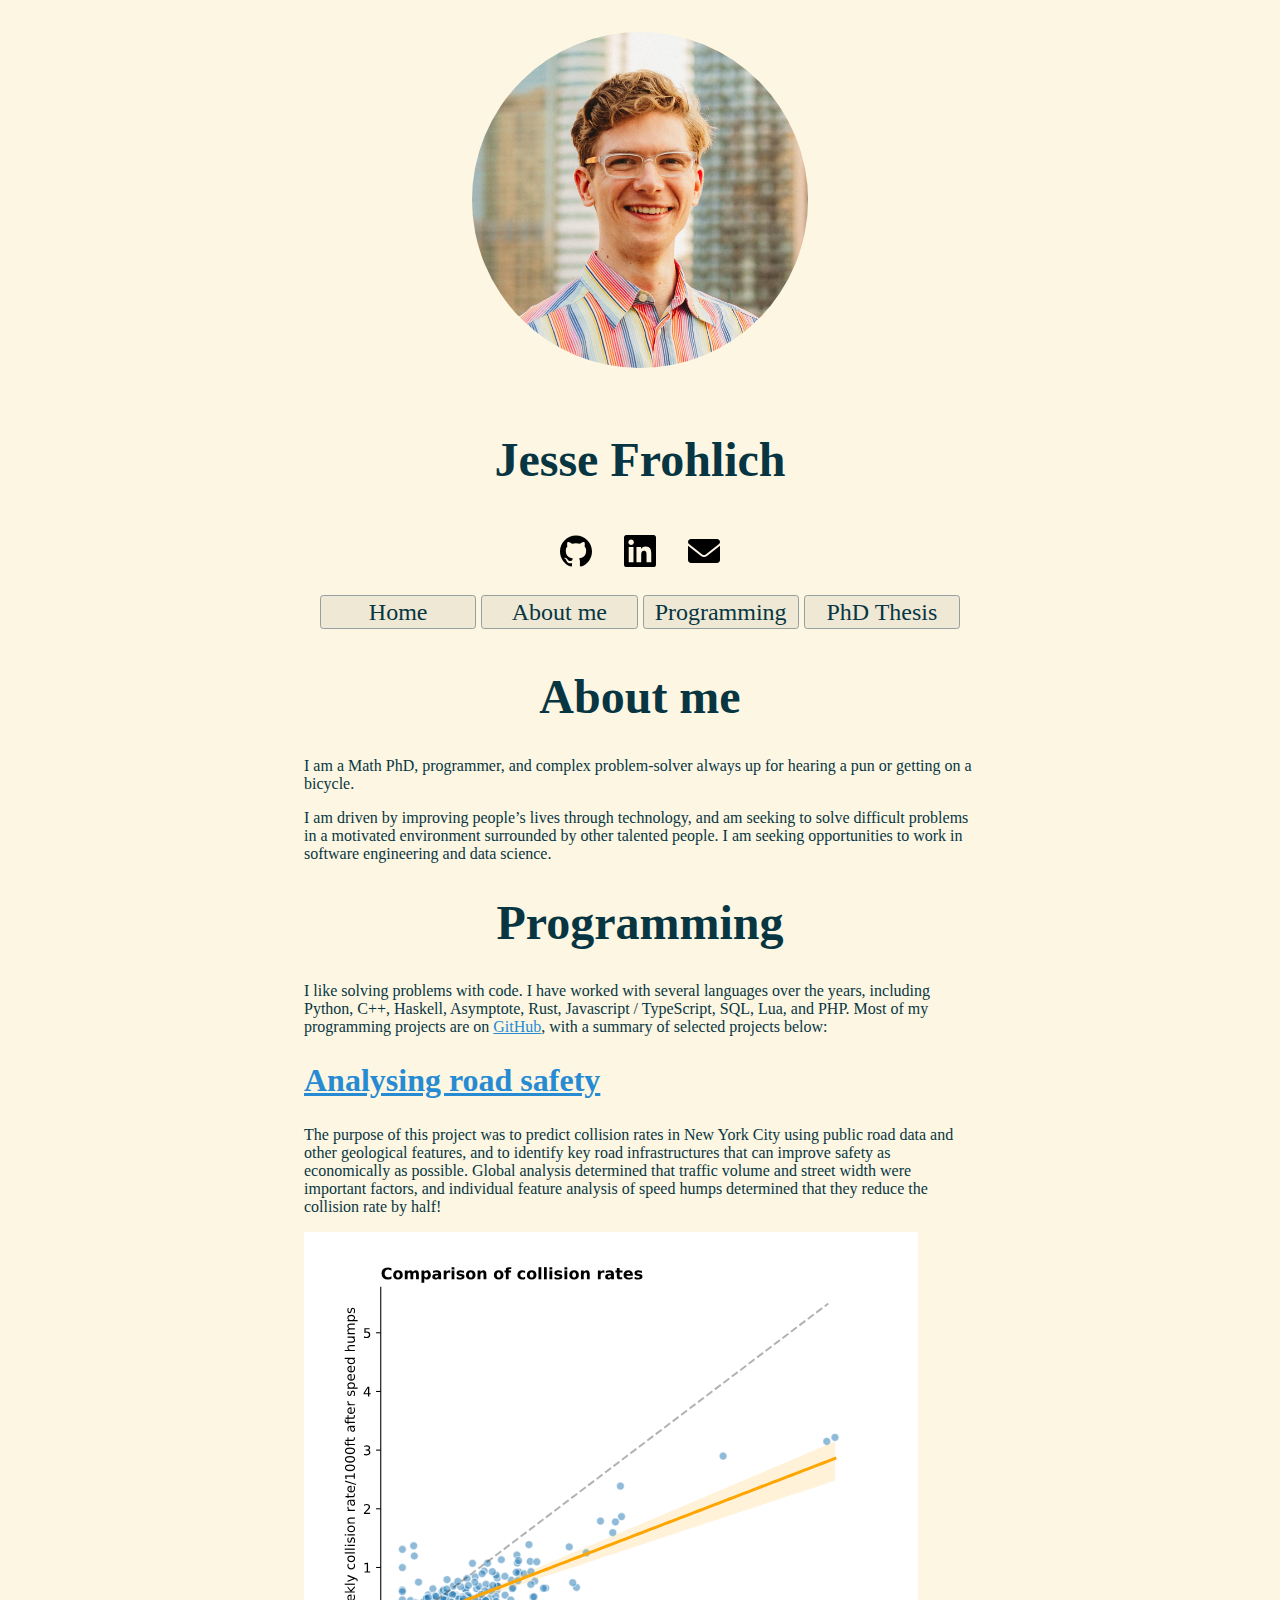
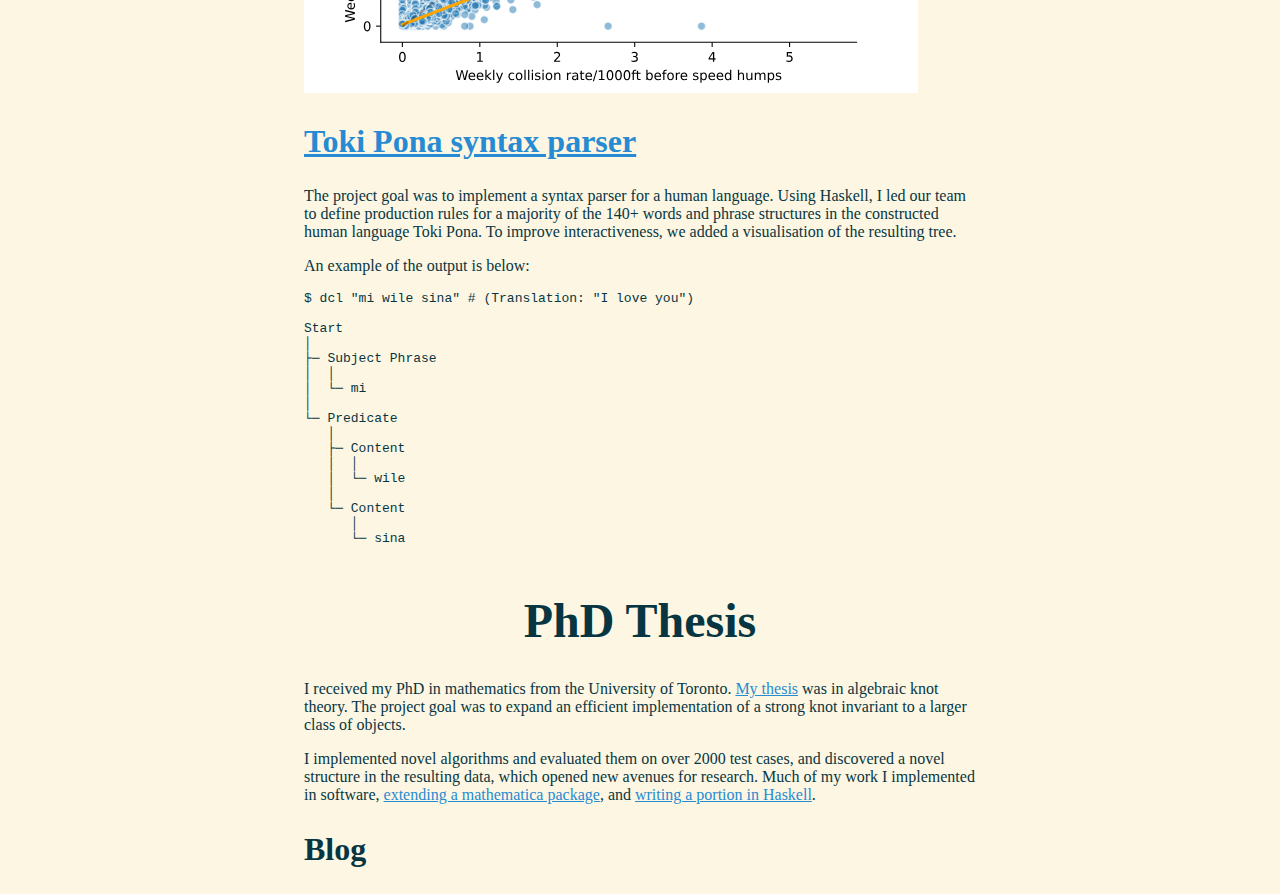
<file: index.html>
<!doctype html>
<html>
  <head>
    <meta charset="utf-8" />
    <meta name="viewport" content="width=device-width, initial-scale=1" />
    <title>Jesse Frohlich</title>
    <link rel="stylesheet" type="text/css" href="style.css" />
    <script type="text/javascript">
      window.addEventListener("load", (event) => {
        document.getElementById("email").href =
          "mailto:jesse.noreply.frohlich@noreply.gmail.com".replaceAll(
            "noreply.",
            "",
          );
      });
    </script>
  </head>
  <body>
    <img src="profile.jpg" class="profile-picture" />
    <h1>Jesse Frohlich</h1>
    <div class="icons">
      <a
        href="https://github.com/phro"
        target="_blank"
        rel="noopener noreferrer"
      >
        <img src="github.svg" alt="GitHub" />
      </a>
      <a
        href="https://www.linkedin.com/in/jesse-frohlich"
        target="_blank"
        rel="noopener noreferrer"
      >
        <img src="linkedin.svg" alt="LinkedIn" />
      </a>
      <a href="hidden" id="email" target="_blank" rel="noopener noreferrer">
        <img src="email.svg" alt="Email" />
      </a>
    </div>
    <nav>
      <a href="#">Home</a>
      <a href="#about-me">About me</a>
      <a href="#programming">Programming</a>
      <a href="#thesis">PhD Thesis</a>
    </nav>

    <main>
      <section id="about-me">
        <h1>About me</h1>
        <p>
          I am a Math PhD, programmer, and complex problem-solver always up for
          hearing a pun or getting on a bicycle.
        </p>
        <p>
          I am driven by improving people’s lives through technology, and am
          seeking to solve difficult problems in a motivated environment
          surrounded by other talented people. I am seeking opportunities to
          work in software engineering and data science.
        </p>
      </section>
      <section id="programming">
        <h1>Programming</h1>
        I like solving problems with code. I have worked with several languages
        over the years, including Python, C&NoBreak;+&NoBreak;+, Haskell,
        Asymptote, Rust, Javascript / TypeScript, SQL, Lua, and PHP. Most of my
        programming projects are on
        <a href="https://github.com/phro">GitHub</a>, with a summary of selected
        projects below:
        <h2>
          <a
            href="https://www.erdosinstitute.org/project-database/spring-2024/data-science-boot-camp/analysing-road-safety"
            >Analysing road safety</a
          >
        </h2>
        <p>
          The purpose of this project was to predict collision rates in New York
          City using public road data and other geological features, and to
          identify key road infrastructures that can improve safety as
          economically as possible. Global analysis determined that traffic
          volume and street width were important factors, and individual feature
          analysis of speed humps determined that they reduce the collision rate
          by half!
        </p>
        <img src="speed_humps.svg" alt="Speed humps analysis" />
        <h2>
          <a href="https://github.com/phro/dcl">Toki Pona syntax parser</a>
        </h2>
        <p>
          The project goal was to implement a syntax parser for a human
          language. Using Haskell, I led our team to define production rules for
          a majority of the 140+ words and phrase structures in the constructed
          human language Toki Pona. To improve interactiveness, we added a
          visualisation of the resulting tree.
        </p>
        <p>An example of the output is below:</p>
        <pre>
$ dcl "mi wile sina" # (Translation: "I love you")

Start
│
├─ Subject Phrase
│  │
│  └─ mi
│
└─ Predicate
   │
   ├─ Content
   │  │
   │  └─ wile
   │
   └─ Content
      │
      └─ sina
      </pre
        >
      </section>
      <section id="thesis">
        <h1>PhD Thesis</h1>
        <p>
          I received my PhD in mathematics from the University of Toronto.
          <a
            href="https://github.com/phro/thesis/releases/download/v1.0.0/thesis-electronic-v1_0_0.pdf"
            >My thesis</a
          >
          was in algebraic knot theory. The project goal was to expand an
          efficient implementation of a strong knot invariant to a larger class
          of objects.
        </p>

        <p>
          I implemented novel algorithms and evaluated them on over 2000 test
          cases, and discovered a novel structure in the resulting data, which
          opened new avenues for research. Much of my work I implemented in
          software,
          <a
            href="https://github.com/phro/GDO/https://github.com/phro/GDO/https://github.com/phro/GDO/"
            >extending a mathematica package</a
          >, and
          <a href="https://github.com/phro/KnotTheory"
            >writing a portion in Haskell</a
          >.
        </p>
      </section>
      <section id="blog">
        <h2>Blog</h2>
      </section>
    </main>

    <!-- <footer>This is a footer.</footer> -->
  </body>
</html>
</file>
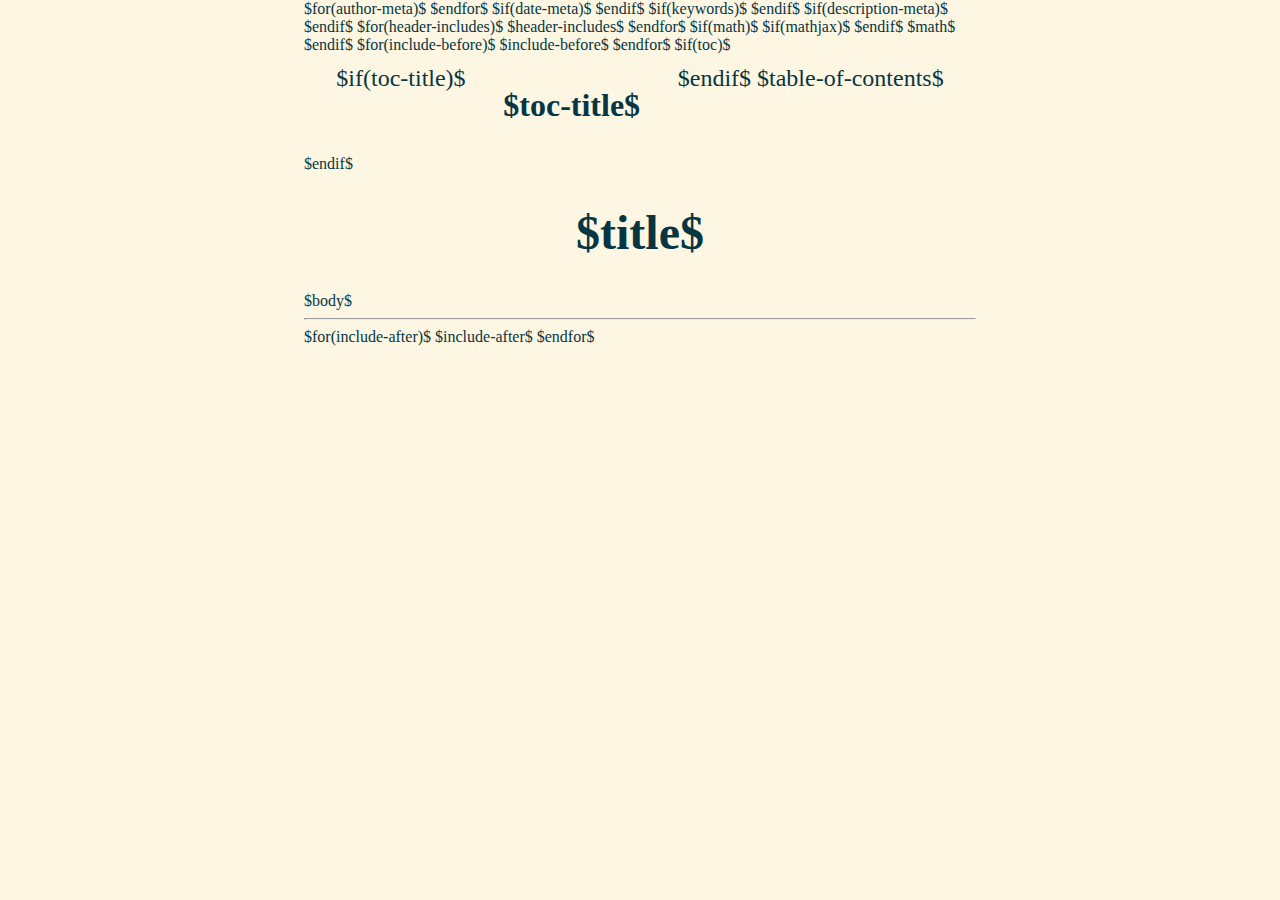
<file: blog.html>
<!doctype html>
<html
  xmlns="http://www.w3.org/1999/xhtml"
  lang="$lang$"
  xml:lang="$lang$"
  $if(dir)$
  dir="$dir$"
  $endif$
>
  <head>
    <meta charset="utf-8" />
    <meta name="generator" content="pandoc" />
    <meta
      name="viewport"
      content="width=device-width, initial-scale=1.0, user-scalable=yes"
    />
    $for(author-meta)$
    <meta name="author" content="$author-meta$" />
    $endfor$ $if(date-meta)$
    <meta name="dcterms.date" content="$date-meta$" />
    $endif$ $if(keywords)$
    <meta name="keywords" content="$for(keywords)$$keywords$$sep$, $endfor$" />
    $endif$ $if(description-meta)$
    <meta name="description" content="$description-meta$" />
    $endif$
    <title>$if(title-prefix)$$title-prefix$ – $endif$$pagetitle$</title>
    <link rel="stylesheet" href="/header/style.css" />
    <script src="/email.js" type="text/javascript"></script>
    $for(header-includes)$ $header-includes$ $endfor$ $if(math)$ $if(mathjax)$
    <script src="https://polyfill.io/v3/polyfill.min.js?features=es6"></script>
    $endif$ $math$ $endif$
    <!--[if lt IE 9]>
      <script src="//cdnjs.cloudflare.com/ajax/libs/html5shiv/3.7.3/html5shiv-printshiv.min.js"></script>
    <![endif]-->
  </head>
  <body>
    $for(include-before)$ $include-before$ $endfor$ $if(toc)$
    <nav id="$idprefix$TOC" role="doc-toc">
      $if(toc-title)$
      <h2 id="$idprefix$toc-title">$toc-title$</h2>
      $endif$ $table-of-contents$
    </nav>
    $endif$
    <h1>$title$</h1>
    $body$
    <hr />
    $for(include-after)$ $include-after$ $endfor$
  </body>
</html>
</file>
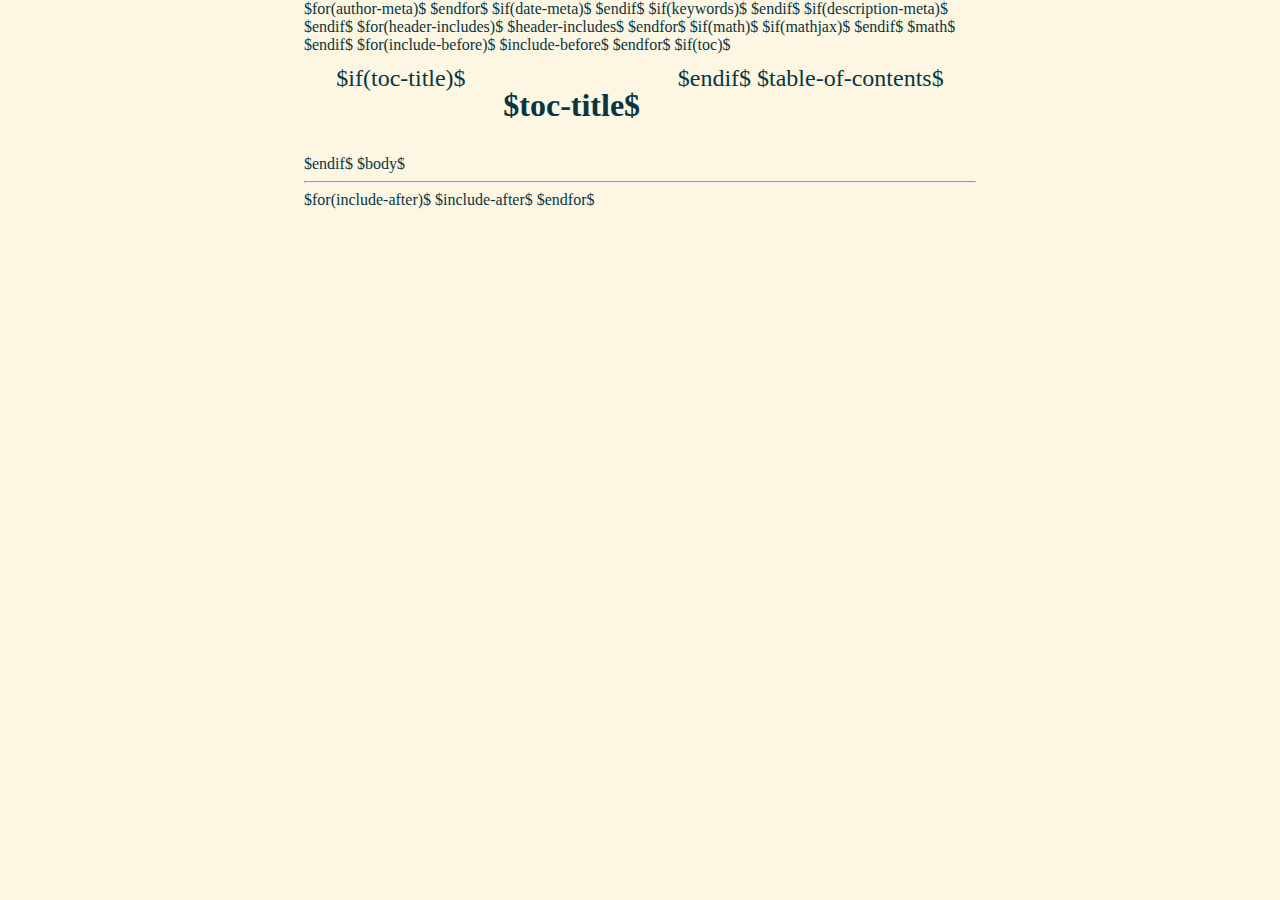
<file: default.html>
<!doctype html>
<html
  xmlns="http://www.w3.org/1999/xhtml"
  lang="$lang$"
  xml:lang="$lang$"
  $if(dir)$
  dir="$dir$"
  $endif$
>
  <head>
    <meta charset="utf-8" />
    <meta name="generator" content="pandoc" />
    <meta
      name="viewport"
      content="width=device-width, initial-scale=1.0, user-scalable=yes"
    />
    $for(author-meta)$
    <meta name="author" content="$author-meta$" />
    $endfor$ $if(date-meta)$
    <meta name="dcterms.date" content="$date-meta$" />
    $endif$ $if(keywords)$
    <meta name="keywords" content="$for(keywords)$$keywords$$sep$, $endfor$" />
    $endif$ $if(description-meta)$
    <meta name="description" content="$description-meta$" />
    $endif$
    <title>$if(title-prefix)$$title-prefix$ – $endif$$pagetitle$</title>
    <link rel="stylesheet" href="/header/style.css" />
    <script src="/email.js" type="text/javascript"></script>
    $for(header-includes)$ $header-includes$ $endfor$ $if(math)$ $if(mathjax)$
    <script src="https://polyfill.io/v3/polyfill.min.js?features=es6"></script>
    $endif$ $math$ $endif$
    <!--[if lt IE 9]>
      <script src="//cdnjs.cloudflare.com/ajax/libs/html5shiv/3.7.3/html5shiv-printshiv.min.js"></script>
    <![endif]-->
  </head>
  <body>
    $for(include-before)$ $include-before$ $endfor$ $if(toc)$
    <nav id="$idprefix$TOC" role="doc-toc">
      $if(toc-title)$
      <h2 id="$idprefix$toc-title">$toc-title$</h2>
      $endif$ $table-of-contents$
    </nav>
    $endif$ $body$
    <hr />
    $for(include-after)$ $include-after$ $endfor$
  </body>
</html>
</file>
<file: style.css>
:root {
  --background-color: #fdf6e3;
  --background-emphasized: #eee8d5;
  --border-color: #93a1a1;
  --text-color: #073642;
  --yellow: #b58900;
  --orange: #cb4b16;
  --red: #dc322f;
  --magenta: #d33682;
  --violet: #6c71c4;
  --blue: #268bd2;
  --cyan: #2aa198;
  --green: #859900;
}

* {
  box-sizing: border-box;
}
html {
  scroll-behavior: smooth;
}

body {
  display: block;
  margin: auto;
  padding: 0 5%;
  max-width: 50rem;
  background: var(--background-color);
  color: var(--text-color);
}

a:link {
  color: var(--blue);
}

a:visited {
  color: var(--violet);
}

nav {
  font-size: 1.5rem;
  padding: 0.5rem 1rem;
  top: 0;
  display: flex;
  justify-content: space-around;
  gap: 5px;
  background: var(--background-color);
  line-height: 2rem;
}
nav a {
  display: block;
  flex: 1 1 0px;
  text-align: center;
  background: var(--background-emphasized);
  border: 1px solid var(--border-color);
  border-radius: 0.2rem;
  /* padding: 2px; */
}
nav a:link {
  color: var(--text-color);
  text-decoration: none;
}
nav a:visited {
  color: var(--text-color);
  text-decoration: none;
}
.icons {
  display: flex;
  justify-content: center;
}
.icons img,
.icons svg {
  width: 2rem;
  height: 2rem;
  margin: 1rem;
}
.icons a {
  text-decoration: none;
}
.icons a:link {
  color: var(--border-color);
  text-decoration: none;
}
.icons a:visited {
  color: var(--border-color);
  text-decoration: none;
}

hr {
  color: var(--border-color);
}
header,
footer {
  padding: 1rem 0;
  font-size: 1.5rem;
}

section {
  scroll-margin-top: 3rem;
}

p img {
  display: block;
  margin: auto;
  margin-top: 2rem;
  margin-bottom: 2rem;
  border: 1px solid var(--border-color);
  border-radius: 0.1rem;
  max-width: 100%;
}

pre {
  overflow:auto;
}

h1 {
  font-size: 3rem;
  text-align: center;
}
h2 {
  font-size: 2rem;
}

.profile-picture {
  display: block;
  margin: auto;
  width: 90vw;
  max-width: 25rem;
  border-radius: 50%;
  padding: 2rem;
}
</file>
<file: header/style.css>
:root {
  --background-color: #fdf6e3;
  --background-emphasized: #eee8d5;
  --border-color: #93a1a1;
  --text-color: #073642;
  --yellow: #b58900;
  --orange: #cb4b16;
  --red: #dc322f;
  --magenta: #d33682;
  --violet: #6c71c4;
  --blue: #268bd2;
  --cyan: #2aa198;
  --green: #859900;
}

* {
  box-sizing: border-box;
}
html {
  scroll-behavior: smooth;
}

body {
  display: block;
  margin: auto;
  padding: 0 5%;
  max-width: 50rem;
  background: var(--background-color);
  color: var(--text-color);
}

a:link {
  color: var(--blue);
}

a:visited {
  color: var(--violet);
}

nav {
  font-size: 1.5rem;
  padding: 0.5rem 1rem;
  top: 0;
  display: flex;
  justify-content: space-around;
  gap: 5px;
  background: var(--background-color);
  line-height: 2rem;
}
nav a {
  display: block;
  flex: 1 1 0px;
  text-align: center;
  background: var(--background-emphasized);
  border: 1px solid var(--border-color);
  border-radius: 0.2rem;
  /* padding: 2px; */
}
nav a:link {
  color: var(--text-color);
  text-decoration: none;
}
nav a:visited {
  color: var(--text-color);
  text-decoration: none;
}
.icons {
  display: flex;
  justify-content: center;
}
.icons img,
.icons svg {
  width: 2rem;
  height: 2rem;
  margin: 1rem;
}
.icons a {
  text-decoration: none;
}
.icons a:link {
  color: var(--border-color);
  text-decoration: none;
}
.icons a:visited {
  color: var(--border-color);
  text-decoration: none;
}

hr {
  color: var(--border-color);
}
header,
footer {
  padding: 1rem 0;
  font-size: 1.5rem;
}

section {
  scroll-margin-top: 3rem;
}

p img {
  display: block;
  margin: auto;
  margin-top: 2rem;
  margin-bottom: 2rem;
  border: 1px solid var(--border-color);
  border-radius: 0.1rem;
  max-width: 100%;
}

pre {
  overflow:auto;
}

h1 {
  font-size: 3rem;
  text-align: center;
}
h2 {
  font-size: 2rem;
}

.profile-picture {
  display: block;
  margin: auto;
  width: 90vw;
  max-width: 25rem;
  border-radius: 50%;
  padding: 2rem;
}
</file>
